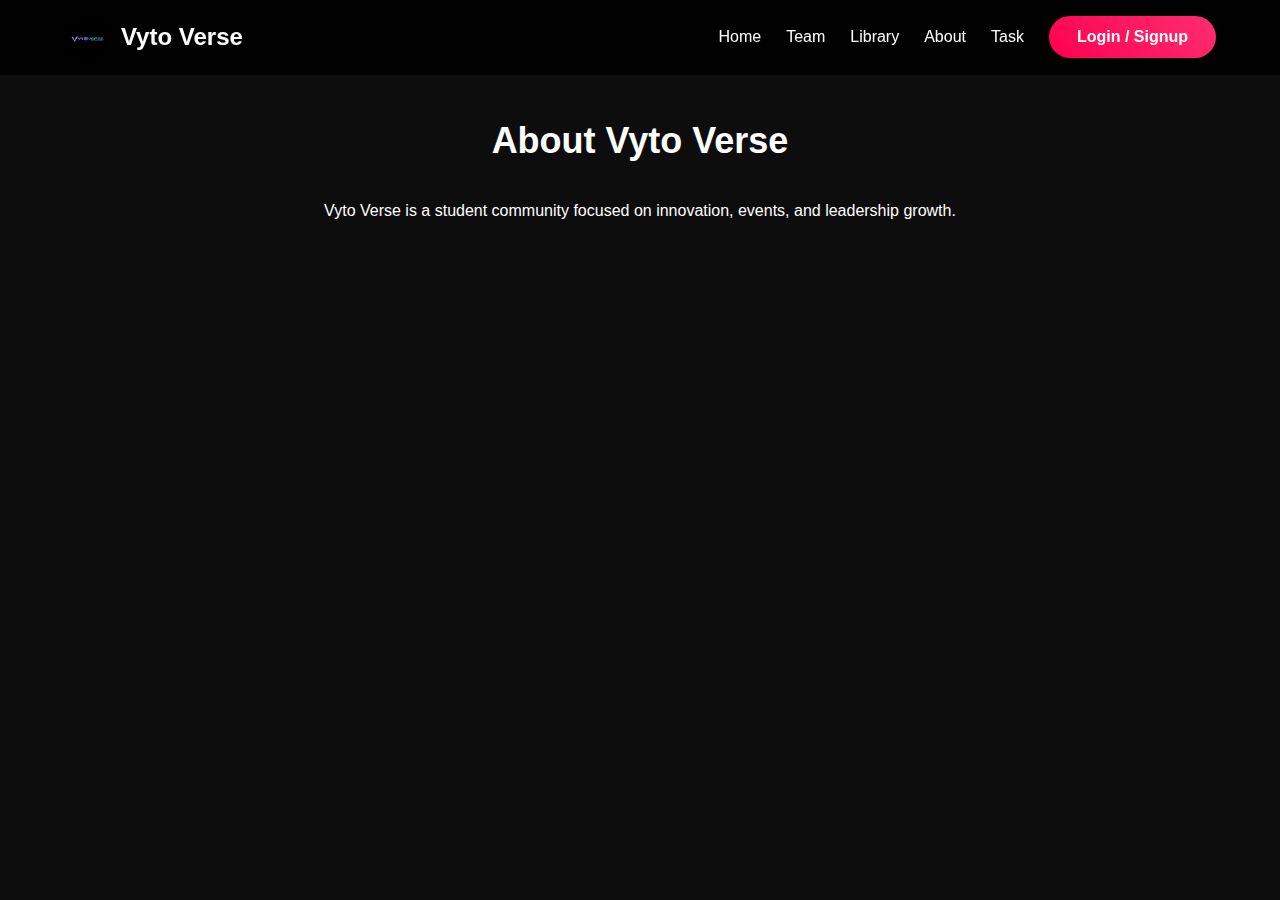
<file: templates/about.html>
<!DOCTYPE html>
<html lang="en">
<head>
    <meta charset="UTF-8">
    <meta name="viewport" content="width=device-width, initial-scale=1.0">
    <title>About | Vyto Verse</title>
    <link rel="stylesheet" href="/static/css/style.css">
</head>
<body>
    <header>
        <div class="logo-section">
            <img src="/static/images/logo.png" class="logo">
            <h2>Vyto Verse</h2>
        </div>
        <nav id="nav-links">
            <a href="/">Home</a>
            <a href="/team">Team</a>
            <a href="/library">Library</a>
            <a href="/about">About</a>
            <a href="/tasks">Task</a>
            <a href="/login" id="auth-btn" class="btn">Login / Signup</a>
        </nav>
        <div class="menu-toggle" onclick="toggleMenu()">☰</div>
    </header>

    <section class="team-section">
        <h1 class="section-title">About Vyto Verse</h1>
        <p>Vyto Verse is a student community focused on innovation, events, and leadership growth.</p>
    </section>

    <script src="/static/js/script.js"></script>
</body>
</html>
</file>
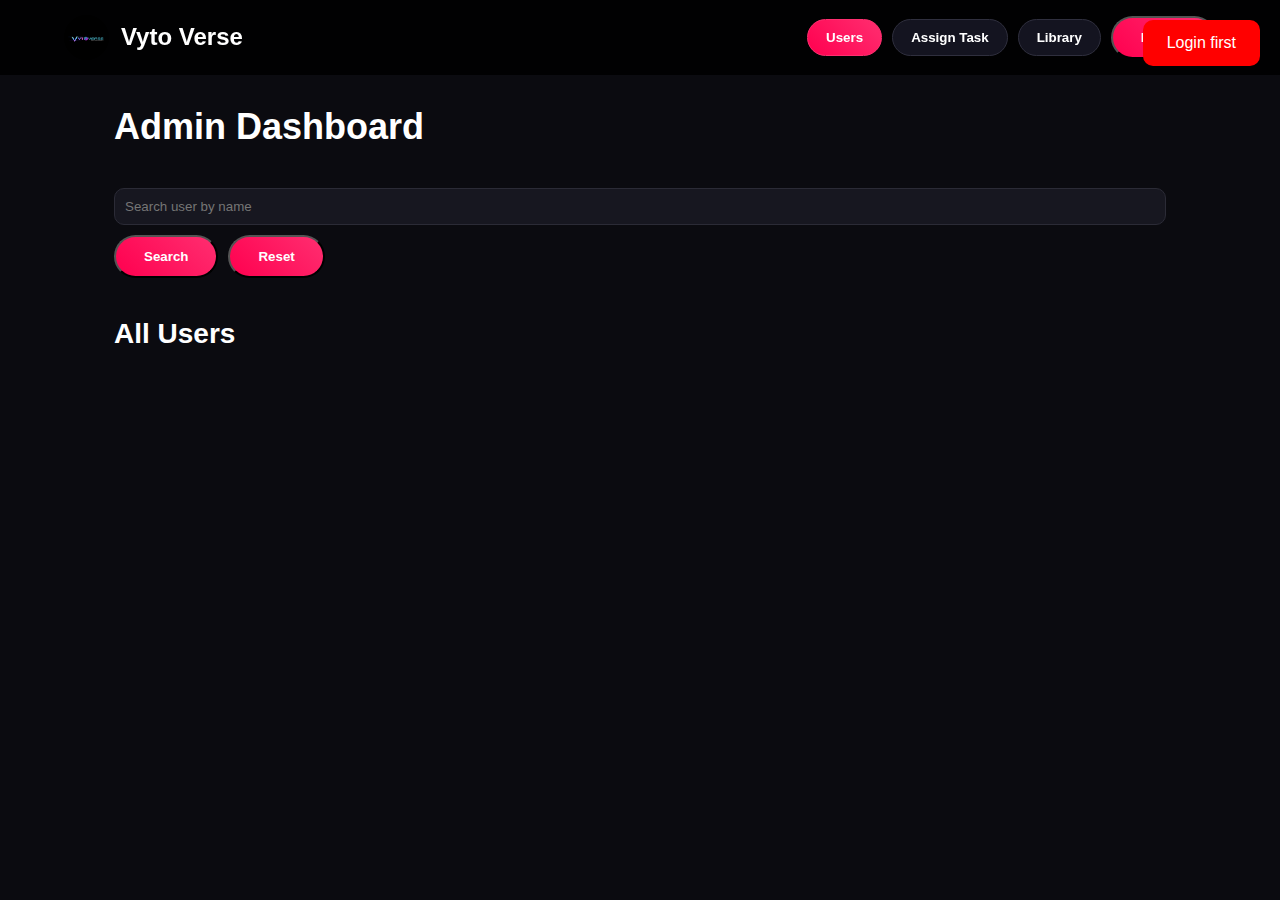
<file: templates/admin.html>
<!DOCTYPE html>
<html lang="en">
<head>
    <meta charset="UTF-8">
    <meta name="viewport" content="width=device-width, initial-scale=1.0">
    <title>Admin Dashboard | Vyto Verse</title>
    <link rel="stylesheet" href="/static/css/style.css">
</head>
<body class="admin-page">
    <header class="admin-header">
        <div class="logo-section">
            <img src="/static/images/logo.png" class="logo" alt="Vyto Verse Logo">
            <h2>Vyto Verse</h2>
        </div>

        <div class="admin-header-right">
            <button class="admin-tab-btn active" onclick="openAdminPanel('users-panel', this)">Users</button>
            <button class="admin-tab-btn" onclick="openAdminPanel('tasks-panel', this)">Assign Task</button>
            <button class="admin-tab-btn" onclick="openAdminPanel('library-panel', this)">Library</button>
            <button class="btn" onclick="logout()">Logout</button>
        </div>
    </header>

    <main class="admin-shell">
        <h1 class="section-title">Admin Dashboard</h1>

        <section id="users-panel" class="admin-panel active">
            <div class="admin-actions admin-search-row">
                <input type="text" id="user-search-input" class="admin-input" placeholder="Search user by name">
                <button class="btn" onclick="searchUser()">Search</button>
                <button class="btn" onclick="loadAllUsers()">Reset</button>
            </div>

            <h2 class="sub-title">All Users</h2>
            <div id="adminUsers" class="admin-user-list"></div>
        </section>

        <section id="tasks-panel" class="admin-panel">
            <h2 class="sub-title">Assign Task</h2>
            <article class="admin-card admin-task-form">
                <div class="admin-row">
                    <input type="text" id="task-user-search" class="admin-input" placeholder="Search user for assignment">
                    <select id="task-assigned-user" class="admin-select"></select>
                    <input type="text" id="task-title-global" class="admin-input" placeholder="Task title">
                    <textarea id="task-desc-global" class="admin-input" placeholder="Task description"></textarea>
                    <select id="task-status-global" class="admin-select">
                        <option value="pending" selected>Pending</option>
                        <option value="not_completed">Not Completed</option>
                        <option value="completed">Completed</option>
                    </select>
                    <button class="btn" onclick="assignTaskFromForm()">Assign Task</button>
                </div>
            </article>

            <h2 class="sub-title">Recent Tasks</h2>
            <div id="adminTasks" class="task-list"></div>
        </section>

        <section id="library-panel" class="admin-panel">
            <h2 class="sub-title">Library Manager</h2>
            <article class="admin-card">
                <div class="admin-row">
                    <input type="text" id="library-title" class="admin-input" placeholder="Library title">
                    <input type="text" id="library-drive-link" class="admin-input" placeholder="Drive link (https://...)">
                    <input type="text" id="library-preview-link" class="admin-input" placeholder="Preview images (comma separated URLs or filenames)">
                    <button class="btn" onclick="createLibrary()">Add Library</button>
                </div>
            </article>

            <h2 class="sub-title">Library List</h2>
            <div id="adminLibraries" class="task-list"></div>
        </section>
    </main>

    <script src="/static/js/script.js"></script>
    <script>
        let allAdminUsers = [];

        function statusOptions(selected) {
            const normalized = (selected || "pending").toLowerCase().replaceAll(" ", "_");
            const options = [
                { value: "pending", label: "Pending" },
                { value: "not_completed", label: "Not Completed" },
                { value: "completed", label: "Completed" }
            ];

            return options
                .map(opt => `<option value="${opt.value}" ${opt.value === normalized ? "selected" : ""}>${opt.label}</option>`)
                .join("");
        }

        function openAdminPanel(panelId, triggerButton) {
            document.querySelectorAll(".admin-panel").forEach(panel => {
                panel.classList.remove("active");
            });
            document.getElementById(panelId).classList.add("active");

            document.querySelectorAll(".admin-tab-btn").forEach(btn => btn.classList.remove("active"));
            if (triggerButton) {
                triggerButton.classList.add("active");
            }

            if (panelId === "users-panel") {
                loadAllUsers();
            } else if (panelId === "tasks-panel") {
                loadAdminTasks();
                renderTaskAssignees(document.getElementById("task-user-search")?.value || "");
            } else if (panelId === "library-panel") {
                loadAdminLibraries();
            }
        }

        async function loadAllUsers() {
            const token = getToken();
            const response = await fetch("/admin/users", {
                headers: { "Authorization": "Bearer " + token }
            });
            const data = await response.json();

            if (!response.ok) {
                showFlash(data.detail || "Failed to load users", "error");
                return;
            }

            allAdminUsers = data;
            renderUsers(data);
            renderTaskAssignees(document.getElementById("task-user-search")?.value || "");
        }

        async function searchUser() {
            const token = getToken();
            const query = document.getElementById("user-search-input").value.trim();

            if (!query) {
                await loadAllUsers();
                return;
            }

            const response = await fetch(`/admin/users/search?query=${encodeURIComponent(query)}`, {
                headers: { "Authorization": "Bearer " + token }
            });
            const data = await response.json();

            if (!response.ok) {
                showFlash(data.detail || "Search failed", "error");
                return;
            }

            renderUsers(data);
        }

        function renderUsers(users) {
            const container = document.getElementById("adminUsers");
            container.innerHTML = "";

            if (!users.length) {
                container.innerHTML = "<p>No users found.</p>";
                return;
            }

            container.innerHTML = users.map(user => `
                <article class="admin-user-row">
                    <div class="admin-user-main">
                        <h3>${escapeHtml(user.name)}</h3>
                        <p><strong>Email:</strong> ${escapeHtml(user.email)}</p>
                        <p><strong>Phone:</strong> ${escapeHtml(user.phone || "-")}</p>
                        <p><strong>Role:</strong> ${escapeHtml(user.role)}</p>
                        <p><strong>Level:</strong> ${escapeHtml(user.level)}</p>
                    </div>

                    <div class="admin-user-edit">
                        <input type="number" id="level-${user.id}" class="admin-input" placeholder="New level" min="1">
                        <input type="text" id="role-${user.id}" class="admin-input" placeholder="New role">
                        <button class="btn" onclick="updateUser(${user.id})">Update User</button>
                    </div>
                </article>
            `).join("");
        }

        async function updateUser(userId) {
            const token = getToken();
            const newLevel = document.getElementById(`level-${userId}`).value;
            const newRole = document.getElementById(`role-${userId}`).value.trim();

            const response = await fetch(`/admin/users/${userId}`, {
                method: "PUT",
                headers: {
                    "Content-Type": "application/json",
                    "Authorization": "Bearer " + token
                },
                body: JSON.stringify({
                    level: newLevel ? parseInt(newLevel, 10) : null,
                    role: newRole || null
                })
            });

            const result = await response.json();
            if (!response.ok) {
                showFlash(result.detail || "Unable to update user", "error");
                return;
            }

            showFlash("User updated", "success");
            await loadAllUsers();
        }

        function renderTaskAssignees(query = "") {
            const select = document.getElementById("task-assigned-user");
            if (!select) return;

            const needle = query.trim().toLowerCase();
            const matchedUsers = allAdminUsers.filter(user => {
                if (!needle) return true;
                return (
                    String(user.name || "").toLowerCase().includes(needle) ||
                    String(user.email || "").toLowerCase().includes(needle)
                );
            });

            if (!matchedUsers.length) {
                select.innerHTML = "<option value=''>No user found</option>";
                return;
            }

            select.innerHTML = matchedUsers
                .map(user => `<option value="${user.id}">${escapeHtml(user.name)} (${escapeHtml(user.email)})</option>`)
                .join("");
        }

        async function assignTaskFromForm() {
            const token = getToken();
            const assignedTo = parseInt(document.getElementById("task-assigned-user").value, 10);
            const title = document.getElementById("task-title-global").value.trim();
            const description = document.getElementById("task-desc-global").value.trim();
            const status = document.getElementById("task-status-global").value;

            if (!assignedTo) {
                showFlash("Please select a user", "error");
                return;
            }
            if (!title) {
                showFlash("Task title is required", "error");
                return;
            }

            const response = await fetch("/admin/tasks", {
                method: "POST",
                headers: {
                    "Content-Type": "application/json",
                    "Authorization": "Bearer " + token
                },
                body: JSON.stringify({
                    title,
                    description: description || null,
                    assigned_to: assignedTo,
                    status
                })
            });

            const result = await response.json();
            if (!response.ok) {
                showFlash(result.detail || "Unable to assign task", "error");
                return;
            }

            showFlash("Task assigned", "success");
            document.getElementById("task-title-global").value = "";
            document.getElementById("task-desc-global").value = "";
            document.getElementById("task-status-global").value = "pending";
            await loadAdminTasks();
        }

        async function loadAdminTasks() {
            const token = getToken();
            const response = await fetch("/admin/tasks", {
                headers: { "Authorization": "Bearer " + token }
            });
            const tasks = await response.json();
            const container = document.getElementById("adminTasks");

            if (!response.ok) {
                container.innerHTML = `<p>${escapeHtml(tasks.detail || "Unable to load tasks")}</p>`;
                return;
            }

            if (!tasks.length) {
                container.innerHTML = "<p>No tasks created yet.</p>";
                return;
            }

            container.innerHTML = tasks.map(task => {
                const description = task.description || "No description";
                const assignedTo = task.assigned_to_name || `User #${task.assigned_to}`;
                const assignedBy = task.assigned_by_name || `User #${task.assigned_by}`;
                const createdAt = new Date(task.created_at).toLocaleString();
                return `
                    <article class="task-card">
                        <div class="task-card-top">
                            <h3>${escapeHtml(task.title)}</h3>
                            <span class="task-status ${taskStatusClass(task.status)}">${displayTaskStatus(task.status)}</span>
                        </div>
                        <p class="task-description">${escapeHtml(description)}</p>
                        <div class="task-meta">
                            <span><strong>Assigned To:</strong> ${escapeHtml(assignedTo)}</span>
                            <span><strong>Assigned By:</strong> ${escapeHtml(assignedBy)}</span>
                            <span><strong>Created:</strong> ${escapeHtml(createdAt)}</span>
                        </div>
                        <div class="task-controls">
                            <select id="task-status-update-${task.id}" class="admin-select">
                                ${statusOptions(task.status)}
                            </select>
                            <button class="btn" onclick="updateTaskStatus(${task.id})">Update Status</button>
                        </div>
                    </article>
                `;
            }).join("");
        }

        async function updateTaskStatus(taskId) {
            const token = getToken();
            const status = document.getElementById(`task-status-update-${taskId}`).value;
            const response = await fetch(`/admin/tasks/${taskId}`, {
                method: "PATCH",
                headers: {
                    "Content-Type": "application/json",
                    "Authorization": "Bearer " + token
                },
                body: JSON.stringify({ status })
            });
            const result = await response.json();

            if (!response.ok) {
                showFlash(result.detail || "Unable to update task", "error");
                return;
            }

            showFlash("Task status updated", "success");
            await loadAdminTasks();
        }

        async function createLibrary() {
            const token = getToken();
            const title = document.getElementById("library-title").value.trim();
            const driveLink = document.getElementById("library-drive-link").value.trim();
            const previewLink = document.getElementById("library-preview-link").value.trim();

            if (!title || !driveLink) {
                showFlash("Title and drive link are required", "error");
                return;
            }

            const response = await fetch("/libraries/", {
                method: "POST",
                headers: {
                    "Content-Type": "application/json",
                    "Authorization": "Bearer " + token
                },
                body: JSON.stringify({
                    title,
                    drive_link: driveLink,
                    preview_link: previewLink || null
                })
            });

            const result = await response.json();
            if (!response.ok) {
                showFlash(result.detail || "Unable to add library", "error");
                return;
            }

            showFlash("Library added", "success");
            document.getElementById("library-title").value = "";
            document.getElementById("library-drive-link").value = "";
            document.getElementById("library-preview-link").value = "";
            await loadAdminLibraries();
        }

        async function loadAdminLibraries() {
            const container = document.getElementById("adminLibraries");
            const response = await fetch("/libraries/");
            const libraries = await response.json();

            if (!response.ok) {
                container.innerHTML = `<p>${escapeHtml(libraries.detail || "Unable to load libraries")}</p>`;
                return;
            }

            if (!libraries.length) {
                container.innerHTML = "<p>No libraries yet.</p>";
                return;
            }

            container.innerHTML = libraries.map(library => `
                <article class="task-card">
                    <div class="task-card-top">
                        <h3>${escapeHtml(library.title)}</h3>
                        <span class="task-status task-status-pending">Library</span>
                    </div>
                    <div class="admin-library-gallery">
                        ${parsePreviewImages(library.preview_link).map(image => `
                            <img src="${escapeHtml(image)}" class="admin-library-thumb" alt="${escapeHtml(library.title)}">
                        `).join("")}
                    </div>
                    <div class="admin-row">
                        <input type="text" id="lib-title-${library.id}" class="admin-input" value="${escapeHtml(library.title)}">
                        <input type="text" id="lib-drive-${library.id}" class="admin-input" value="${escapeHtml(library.drive_link)}">
                        <input type="text" id="lib-preview-${library.id}" class="admin-input" value="${escapeHtml(library.preview_link || "")}">
                        <div class="admin-actions">
                            <a class="btn" href="${escapeHtml(library.drive_link)}" target="_blank" rel="noopener noreferrer">Open Drive</a>
                            <button class="btn" onclick="updateLibrary(${library.id})">Update</button>
                            <button class="btn" onclick="deleteLibrary(${library.id})">Delete</button>
                        </div>
                    </div>
                </article>
            `).join("");
        }

        async function updateLibrary(libraryId) {
            const token = getToken();
            const title = document.getElementById(`lib-title-${libraryId}`).value.trim();
            const driveLink = document.getElementById(`lib-drive-${libraryId}`).value.trim();
            const previewLink = document.getElementById(`lib-preview-${libraryId}`).value.trim();

            if (!title || !driveLink) {
                showFlash("Title and drive link are required", "error");
                return;
            }

            const response = await fetch(`/libraries/${libraryId}`, {
                method: "PUT",
                headers: {
                    "Content-Type": "application/json",
                    "Authorization": "Bearer " + token
                },
                body: JSON.stringify({
                    title,
                    drive_link: driveLink,
                    preview_link: previewLink || null
                })
            });

            const result = await response.json();
            if (!response.ok) {
                showFlash(result.detail || "Unable to update library", "error");
                return;
            }

            showFlash("Library updated", "success");
            await loadAdminLibraries();
        }

        async function deleteLibrary(libraryId) {
            const token = getToken();
            if (!confirm("Delete this library entry?")) return;

            const response = await fetch(`/libraries/${libraryId}`, {
                method: "DELETE",
                headers: {
                    "Authorization": "Bearer " + token
                }
            });
            const result = await response.json();

            if (!response.ok) {
                showFlash(result.detail || "Unable to delete library", "error");
                return;
            }

            showFlash("Library deleted", "success");
            await loadAdminLibraries();
        }

        document.addEventListener("DOMContentLoaded", async () => {
            const token = getToken();
            if (!token) {
                showFlash("Login first", "error");
                setTimeout(() => {
                    window.location.href = "/login";
                }, 900);
                return;
            }

            const taskSearch = document.getElementById("task-user-search");
            if (taskSearch) {
                taskSearch.addEventListener("input", function () {
                    renderTaskAssignees(this.value);
                });
            }

            await loadAllUsers();
            await loadAdminTasks();
            await loadAdminLibraries();
        });
    </script>
</body>
</html>
</file>
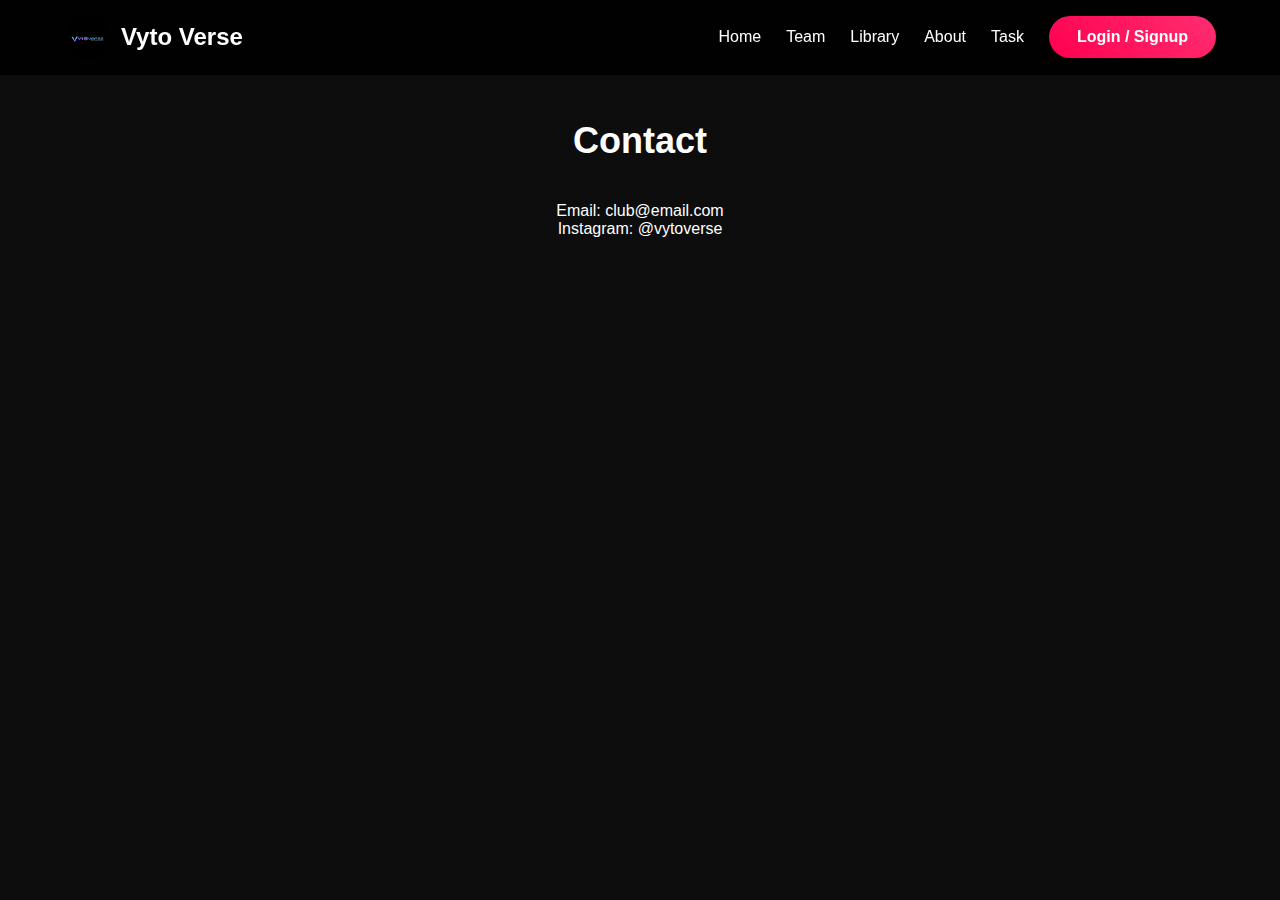
<file: templates/contact.html>
<!DOCTYPE html>
<html lang="en">
<head>
    <meta charset="UTF-8">
    <meta name="viewport" content="width=device-width, initial-scale=1.0">
    <title>Contact | Vyto Verse</title>
    <link rel="stylesheet" href="/static/css/style.css">
</head>
<body>
    <header>
        <div class="logo-section">
            <img src="/static/images/logo.png" class="logo">
            <h2>Vyto Verse</h2>
        </div>
        <nav id="nav-links">
            <a href="/">Home</a>
            <a href="/team">Team</a>
            <a href="/library">Library</a>
            <a href="/about">About</a>
            <a href="/tasks">Task</a>
            <a href="/login" id="auth-btn" class="btn">Login / Signup</a>
        </nav>
        <div class="menu-toggle" onclick="toggleMenu()">☰</div>
    </header>

    <section class="team-section">
        <h1 class="section-title">Contact</h1>
        <p>Email: club@email.com</p>
        <p>Instagram: @vytoverse</p>
    </section>

    <script src="/static/js/script.js"></script>
</body>
</html>
</file>
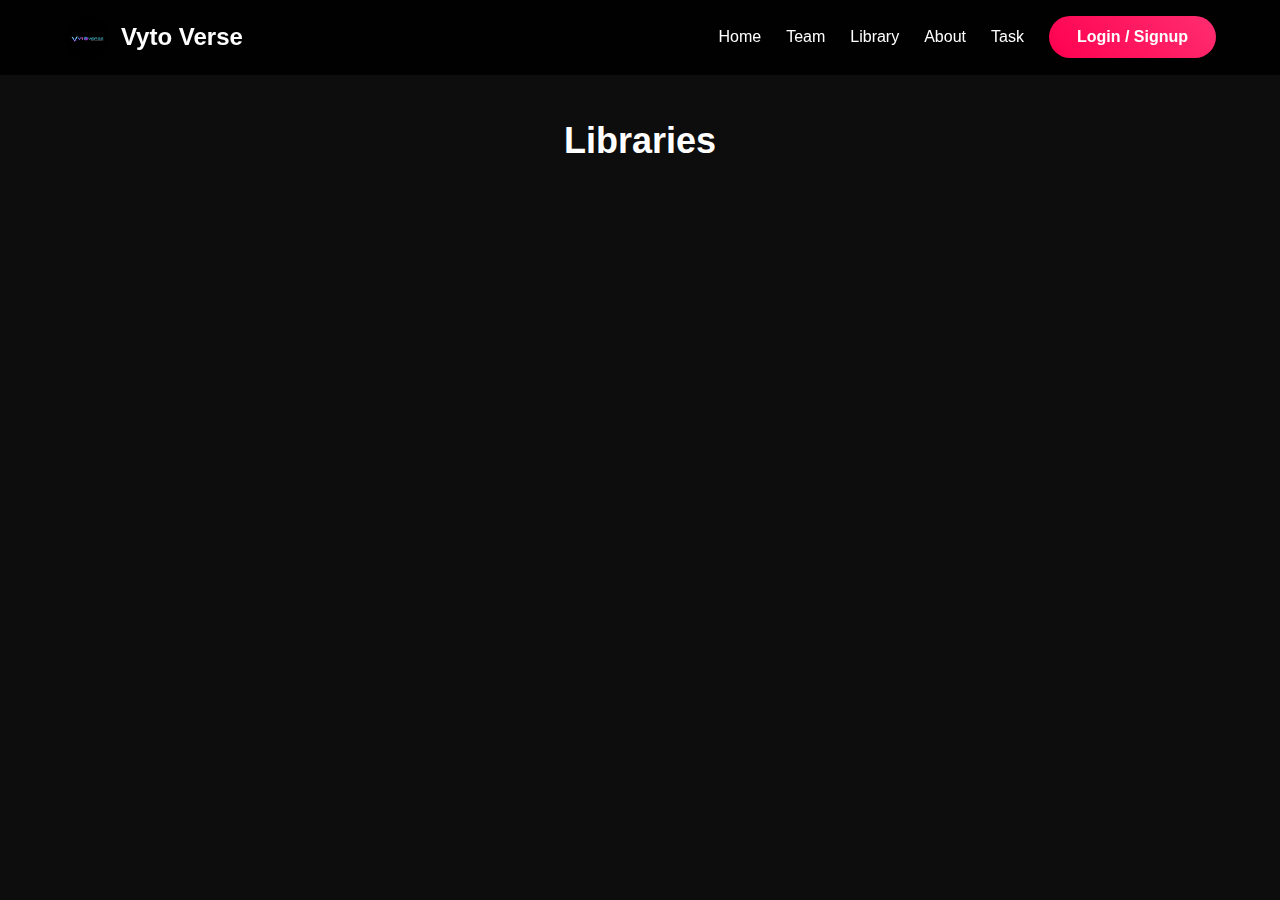
<file: templates/libraries.html>
<!DOCTYPE html>
<html lang="en">
<head>
    <meta charset="UTF-8">
    <meta name="viewport" content="width=device-width, initial-scale=1.0">
    <title>Library | Vyto Verse</title>
    <link rel="stylesheet" href="/static/css/style.css">
</head>
<body>
    <header>
        <div class="logo-section">
            <img src="/static/images/logo.png" class="logo">
            <h2>Vyto Verse</h2>
        </div>
        <nav id="nav-links">
            <a href="/">Home</a>
            <a href="/team">Team</a>
            <a href="/library">Library</a>
            <a href="/about">About</a>
            <a href="/tasks">Task</a>
            <a href="/login" id="auth-btn" class="btn">Login / Signup</a>
        </nav>
        <div class="menu-toggle" onclick="toggleMenu()">☰</div>
    </header>

    <section class="team-section">
        <h1 class="section-title">Libraries</h1>
        <div id="library-list" class="library-list"></div>
    </section>

    <script src="/static/js/script.js"></script>
</body>
</html>
</file>
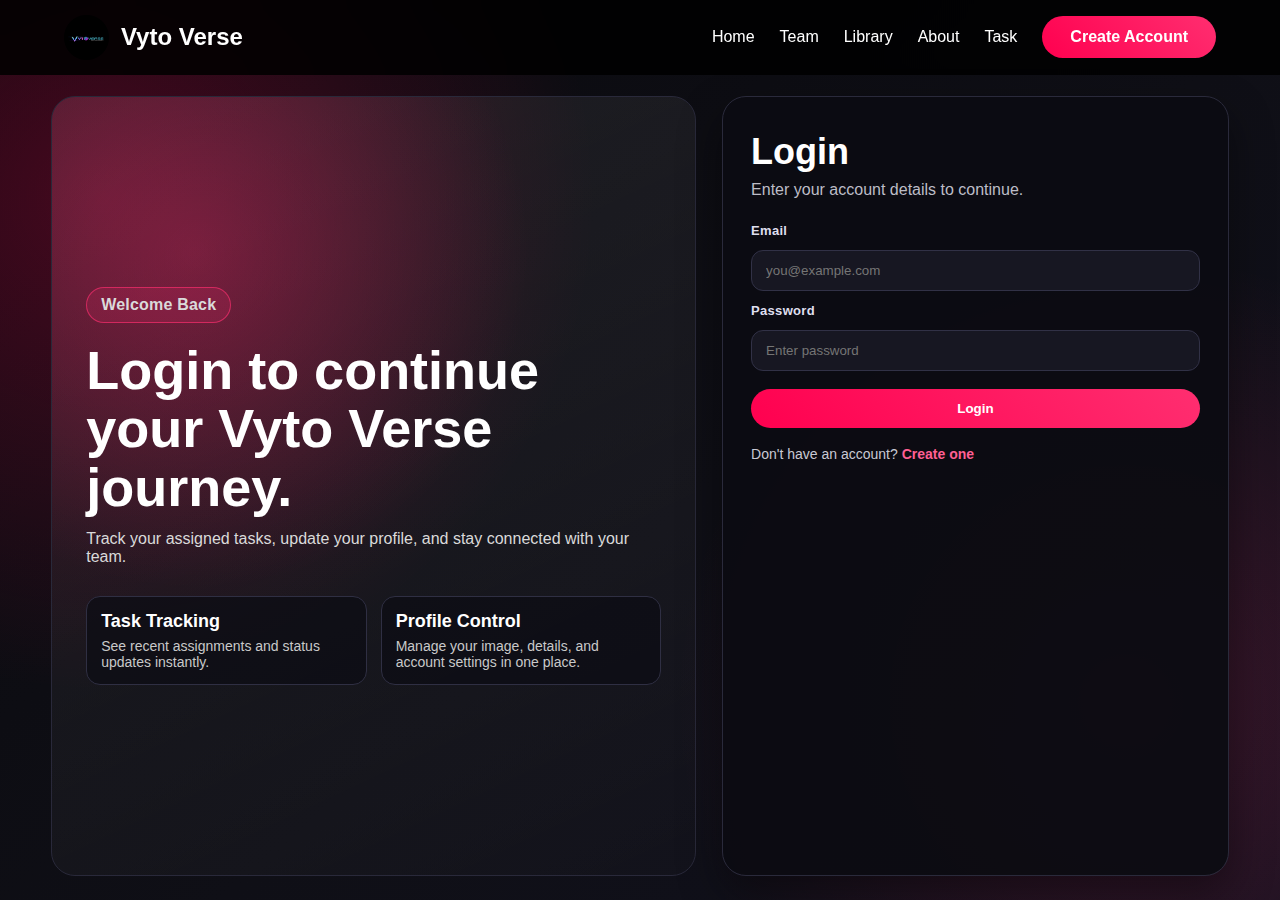
<file: templates/login.html>
<!DOCTYPE html>
<html lang="en">
<head>
    <meta charset="UTF-8">
    <meta name="viewport" content="width=device-width, initial-scale=1.0">
    <title>Login | Vyto Verse</title>
    <link rel="preconnect" href="https://fonts.googleapis.com">
    <link rel="preconnect" href="https://fonts.gstatic.com" crossorigin>
    <link href="https://fonts.googleapis.com/css2?family=Sora:wght@400;500;600;700;800&display=swap" rel="stylesheet">
    <link rel="stylesheet" href="/static/css/style.css">
</head>
<body class="auth-page">
    <header>
        <div class="logo-section">
            <img src="/static/images/logo.png" class="logo" alt="Vyto Verse Logo">
            <h2>Vyto Verse</h2>
        </div>
        <nav id="nav-links">
            <a href="/">Home</a>
            <a href="/team">Team</a>
            <a href="/library">Library</a>
            <a href="/about">About</a>
            <a href="/tasks">Task</a>
            <a href="/signup" class="btn">Create Account</a>
        </nav>
        <div class="menu-toggle" onclick="toggleMenu()">☰</div>
    </header>

    <main class="auth-shell">
        <section class="auth-showcase">
            <p class="auth-pill">Welcome Back</p>
            <h1>Login to continue your Vyto Verse journey.</h1>
            <p>Track your assigned tasks, update your profile, and stay connected with your team.</p>
            <div class="auth-highlights">
                <article>
                    <h3>Task Tracking</h3>
                    <p>See recent assignments and status updates instantly.</p>
                </article>
                <article>
                    <h3>Profile Control</h3>
                    <p>Manage your image, details, and account settings in one place.</p>
                </article>
            </div>
        </section>

        <section class="auth-form-card">
            <h2>Login</h2>
            <p class="auth-subtext">Enter your account details to continue.</p>
            <form class="auth-form" onsubmit="loginUser(event)">
                <label for="email">Email</label>
                <input type="email" id="email" placeholder="you@example.com" required>

                <label for="password">Password</label>
                <input type="password" id="password" placeholder="Enter password" required>

                <button type="submit" class="btn auth-submit">Login</button>
            </form>
            <p class="auth-switch">Don't have an account? <a href="/signup">Create one</a></p>
        </section>
    </main>

    <script src="/static/js/script.js"></script>
</body>
</html>
</file>
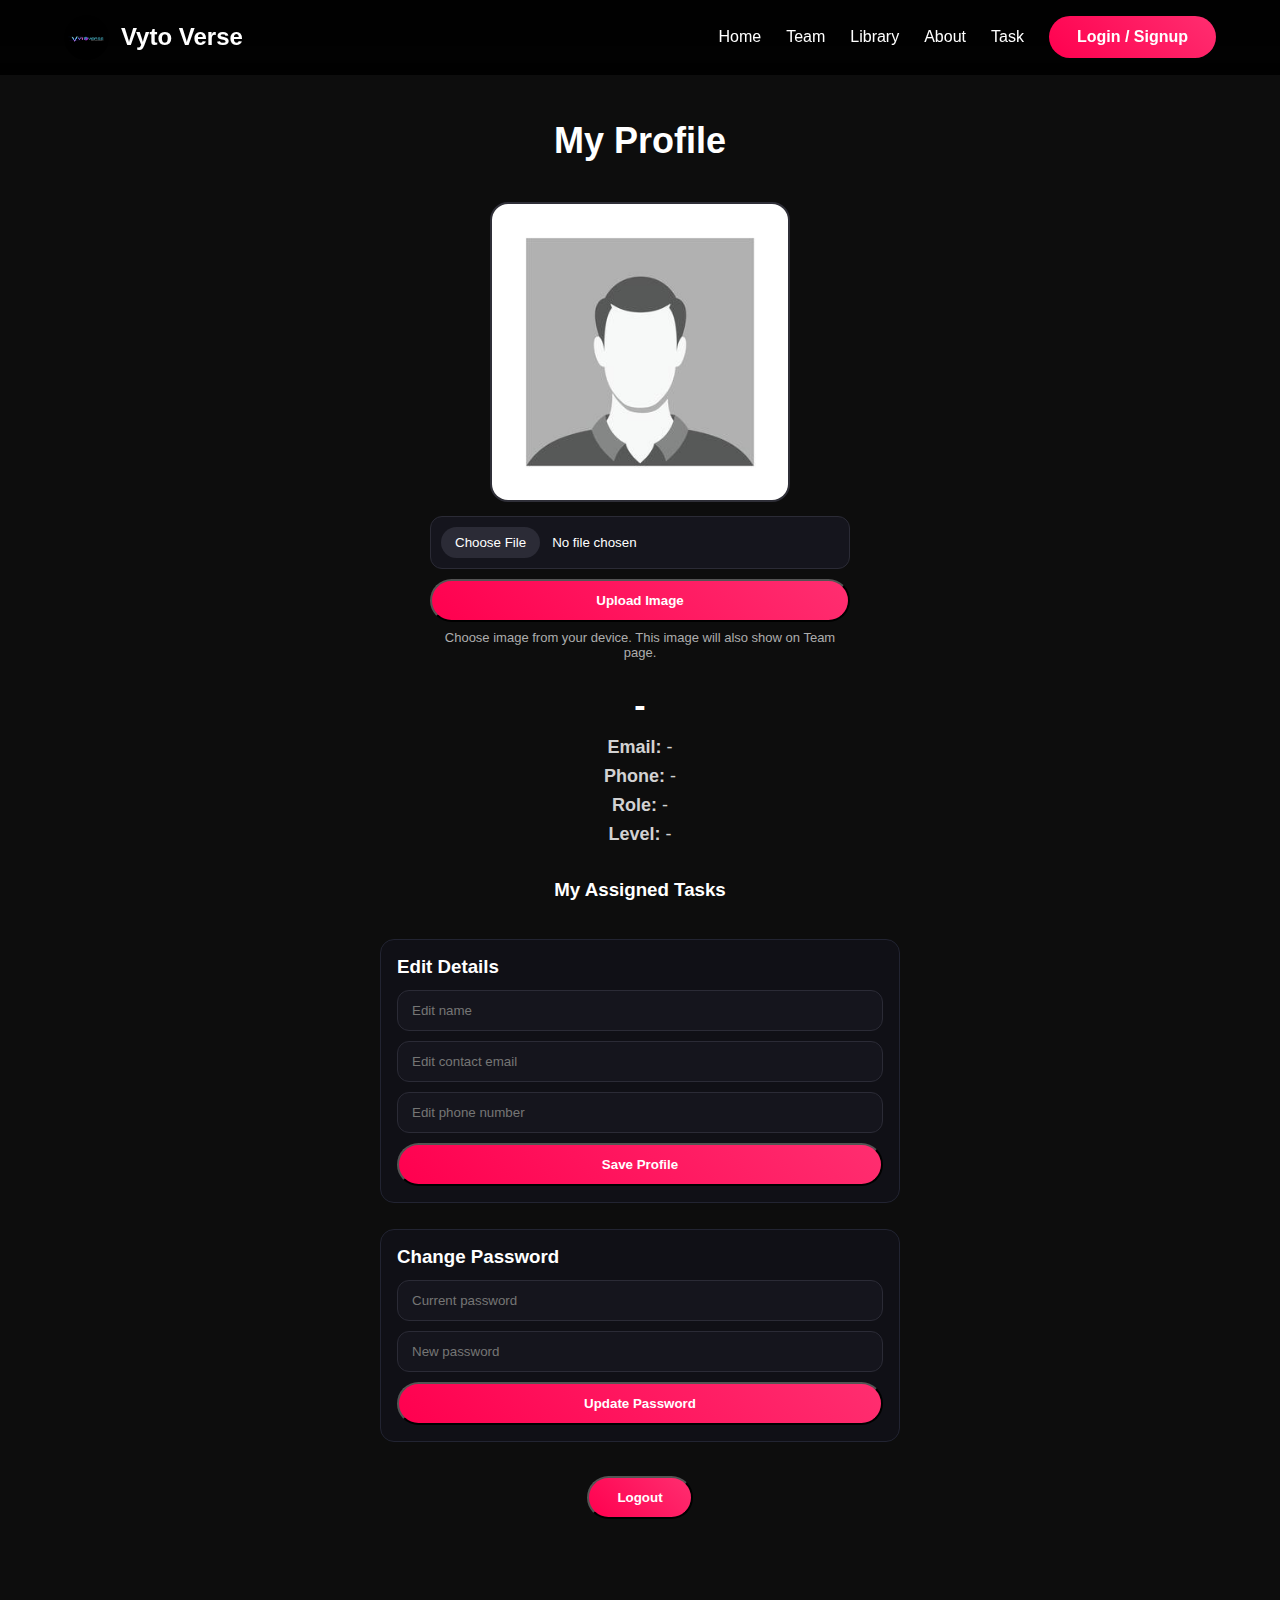
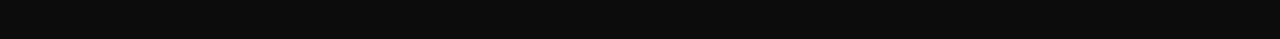
<file: templates/profile.html>
<!DOCTYPE html>
<html lang="en">
<head>
    <meta charset="UTF-8">
    <meta name="viewport" content="width=device-width, initial-scale=1.0">
    <title>Profile | Vyto Verse</title>
    <link rel="stylesheet" href="/static/css/style.css">
</head>
<body>
    <header>
        <div class="logo-section">
            <img src="/static/images/logo.png" class="logo">
            <h2>Vyto Verse</h2>
        </div>
        <nav id="nav-links">
            <a href="/">Home</a>
            <a href="/team">Team</a>
            <a href="/library">Library</a>
            <a href="/about">About</a>
            <a href="/tasks">Task</a>
            <a href="/login" id="auth-btn" class="btn">Login / Signup</a>
        </nav>
        <div class="menu-toggle" onclick="toggleMenu()">☰</div>
    </header>

    <section class="team-section profile-section">
        <h1 class="section-title">My Profile</h1>
        <div id="taskNotification"></div>

        <div id="profileData" class="profile-main">
            <div class="profile-image-block">
                <img id="profileImagePreview" class="profile-main-image" src="/static/images/founder.jpg" alt="Profile Image">
                <form id="profileImageForm" class="profile-inline-form">
                    <input
                        type="file"
                        id="profileImageFile"
                        class="profile-input"
                        accept="image/*"
                        required
                    >
                    <button type="submit" class="btn">Upload Image</button>
                </form>
                <p class="profile-help-text">Choose image from your device. This image will also show on Team page.</p>
            </div>

            <div class="profile-details-block">
                <h2 id="profileNameText">-</h2>
                <p class="profile-detail-line"><strong>Email:</strong> <span id="profileEmailText">-</span></p>
                <p class="profile-detail-line"><strong>Phone:</strong> <span id="profilePhoneText">-</span></p>
                <p class="profile-detail-line"><strong>Role:</strong> <span id="profileRoleText">-</span></p>
                <p class="profile-detail-line"><strong>Level:</strong> <span id="profileLevelText">-</span></p>
            </div>

            <section class="profile-task-section">
                <h3>My Assigned Tasks</h3>
                <div id="profileAssignedTasks" class="profile-task-list"></div>
            </section>

            <form id="editProfileForm" class="profile-edit-form">
                <h3>Edit Details</h3>
                <input type="text" id="editNameInput" class="profile-input" placeholder="Edit name" required>
                <input type="email" id="editEmailInput" class="profile-input" placeholder="Edit contact email" required>
                <input type="text" id="editPhoneInput" class="profile-input" placeholder="Edit phone number" required>
                <button type="submit" class="btn">Save Profile</button>
            </form>

            <form id="changePasswordForm" class="profile-edit-form">
                <h3>Change Password</h3>
                <input type="password" id="oldPasswordInput" class="profile-input" placeholder="Current password" required>
                <input type="password" id="newPasswordInput" class="profile-input" placeholder="New password" required>
                <button type="submit" class="btn">Update Password</button>
            </form>

            <div class="profile-logout-wrap">
                <button type="button" class="btn" onclick="logout()">Logout</button>
            </div>
        </div>
    </section>

    <script src="/static/js/script.js"></script>
    <script>
        document.addEventListener("DOMContentLoaded", loadProfile);
    </script>
</body>
</html>
</file>
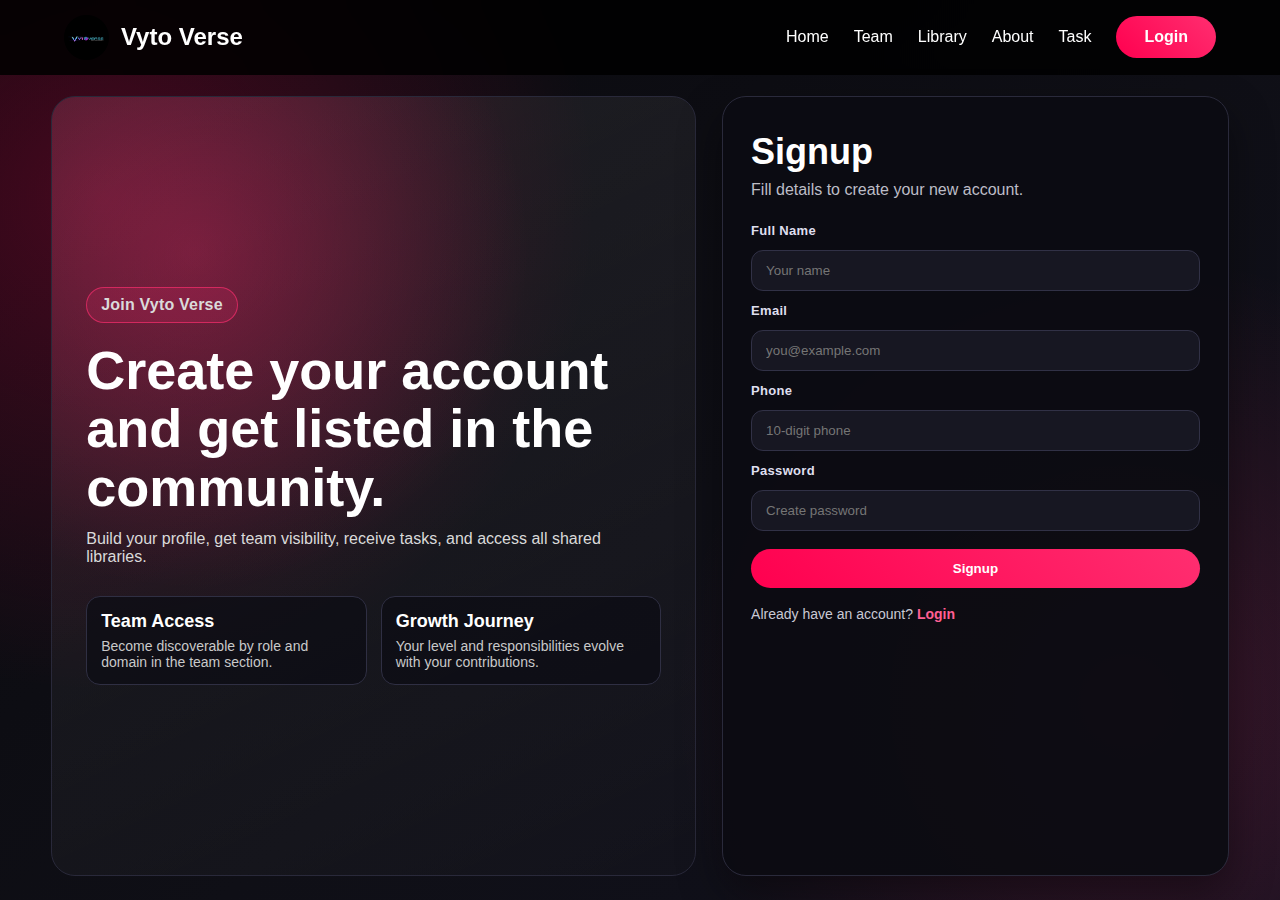
<file: templates/signup.html>
<!DOCTYPE html>
<html lang="en">
<head>
    <meta charset="UTF-8">
    <meta name="viewport" content="width=device-width, initial-scale=1.0">
    <title>Signup | Vyto Verse</title>
    <link rel="preconnect" href="https://fonts.googleapis.com">
    <link rel="preconnect" href="https://fonts.gstatic.com" crossorigin>
    <link href="https://fonts.googleapis.com/css2?family=Sora:wght@400;500;600;700;800&display=swap" rel="stylesheet">
    <link rel="stylesheet" href="/static/css/style.css">
</head>
<body class="auth-page">
    <header>
        <div class="logo-section">
            <img src="/static/images/logo.png" class="logo" alt="Vyto Verse Logo">
            <h2>Vyto Verse</h2>
        </div>
        <nav id="nav-links">
            <a href="/">Home</a>
            <a href="/team">Team</a>
            <a href="/library">Library</a>
            <a href="/about">About</a>
            <a href="/tasks">Task</a>
            <a href="/login" class="btn">Login</a>
        </nav>
        <div class="menu-toggle" onclick="toggleMenu()">☰</div>
    </header>

    <main class="auth-shell">
        <section class="auth-showcase">
            <p class="auth-pill">Join Vyto Verse</p>
            <h1>Create your account and get listed in the community.</h1>
            <p>Build your profile, get team visibility, receive tasks, and access all shared libraries.</p>
            <div class="auth-highlights">
                <article>
                    <h3>Team Access</h3>
                    <p>Become discoverable by role and domain in the team section.</p>
                </article>
                <article>
                    <h3>Growth Journey</h3>
                    <p>Your level and responsibilities evolve with your contributions.</p>
                </article>
            </div>
        </section>

        <section class="auth-form-card">
            <h2>Signup</h2>
            <p class="auth-subtext">Fill details to create your new account.</p>
            <form class="auth-form" onsubmit="signupUser(event)">
                <label for="name">Full Name</label>
                <input type="text" id="name" placeholder="Your name" required>

                <label for="email">Email</label>
                <input type="email" id="email" placeholder="you@example.com" required>

                <label for="phone">Phone</label>
                <input type="text" id="phone" placeholder="10-digit phone" required>

                <label for="password">Password</label>
                <input type="password" id="password" placeholder="Create password" required>

                <button type="submit" class="btn auth-submit">Signup</button>
            </form>
            <p class="auth-switch">Already have an account? <a href="/login">Login</a></p>
        </section>
    </main>

    <script src="/static/js/script.js"></script>
</body>
</html>
</file>
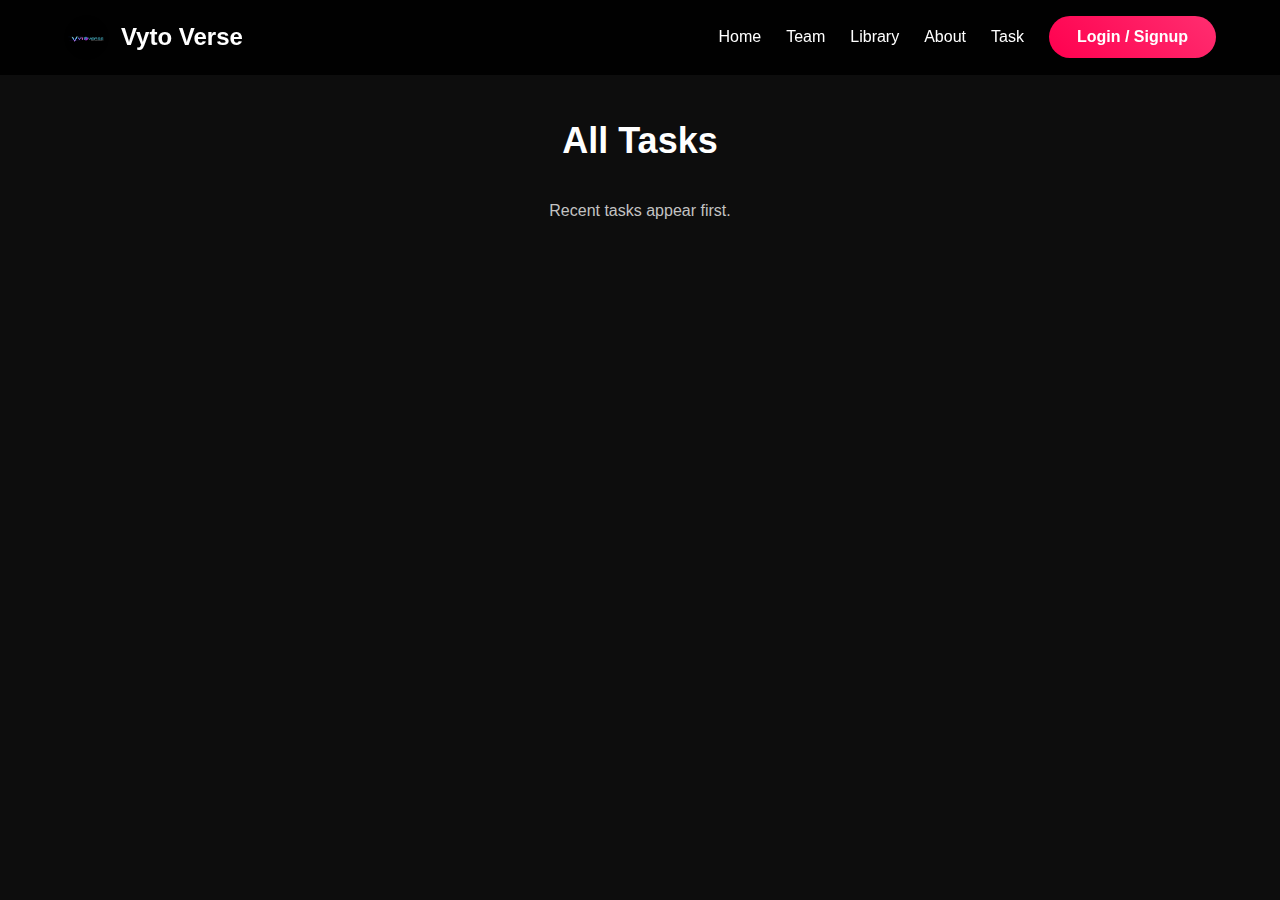
<file: templates/tasks.html>
<!DOCTYPE html>
<html lang="en">
<head>
    <meta charset="UTF-8">
    <meta name="viewport" content="width=device-width, initial-scale=1.0">
    <title>Tasks | Vyto Verse</title>
    <link rel="stylesheet" href="/static/css/style.css">
</head>
<body>
    <header>
        <div class="logo-section">
            <img src="/static/images/logo.png" class="logo">
            <h2>Vyto Verse</h2>
        </div>
        <nav id="nav-links">
            <a href="/">Home</a>
            <a href="/team">Team</a>
            <a href="/library">Library</a>
            <a href="/about">About</a>
            <a href="/tasks">Task</a>
            <a href="/login" id="auth-btn" class="btn">Login / Signup</a>
        </nav>
        <div class="menu-toggle" onclick="toggleMenu()">
            <i class="fas fa-bars"></i>
        </div>
    </header>

    <section class="team-section">
        <h1 class="section-title">All Tasks</h1>
        <p class="muted-text">Recent tasks appear first.</p>
        <div id="task-list" class="task-list"></div>
    </section>

    <script src="/static/js/script.js"></script>
    <script>
        document.addEventListener("DOMContentLoaded", loadTasks);
    </script>
</body>
</html>
</file>
<file: static/css/style.css>
/* ================= GLOBAL ================= */

* {
    margin: 0;
    padding: 0;
    box-sizing: border-box;
    font-family: 'Segoe UI', sans-serif;
}

html {
    scroll-behavior: smooth;
}

body {
    background: #0d0d0d;
    color: white;
    overflow-x: hidden;
}

.auth-page {
    font-family: "Sora", "Segoe UI", sans-serif;
    background:
        radial-gradient(circle at 8% 22%, rgba(255, 0, 79, 0.24), transparent 36%),
        radial-gradient(circle at 88% 78%, rgba(255, 46, 112, 0.18), transparent 34%),
        linear-gradient(140deg, #09090d 0%, #0f0f16 55%, #11111d 100%);
}

/* ================= HEADER ================= */

header {
    display: flex;
    justify-content: space-between;
    align-items: center;
    padding: 15px 5%;
    background: rgba(0, 0, 0, 0.85);
    backdrop-filter: blur(12px);
    position: fixed;
    width: 100%;
    top: 0;
    z-index: 1000;
}

.logo-section {
    display: flex;
    align-items: center;
    gap: 12px;
}

.logo {
    width: 45px;
}

header h2 {
    font-weight: 600;
}

/* NAVIGATION */

nav {
    display: flex;
    align-items: center;
    gap: 25px;
}

nav a {
    position: relative;
    color: white;
    text-decoration: none;
    font-weight: 500;
    transition: 0.3s ease;
}

/* Premium hover for ALL header links */

nav a:hover {
    transform: translateY(-4px) rotate(-2deg);
    text-shadow: 0 6px 15px rgba(255, 0, 79, 0.7);
    color: #ff004f;
}

/* ================= BUTTON ================= */

.btn {
    display: inline-block;
    background: linear-gradient(45deg, #ff004f, #ff2e70);
    padding: 12px 28px;
    border-radius: 40px;
    color: white;
    text-decoration: none;
    font-weight: 600;
    transition: 0.3s ease;
    white-space: nowrap;
}

.btn:hover {
    transform: translateY(-5px) rotate(-2deg);
    box-shadow: 0 12px 30px rgba(255, 0, 79, 0.7);
    color: white;
}

/* ================= MOBILE MENU ================= */

.menu-toggle {
    display: none;
    font-size: 24px;
    cursor: pointer;
}

/* ================= HERO ================= */

.hero {
    margin-top: 80px;
    height: 100vh;
    background:
        linear-gradient(rgba(0, 0, 0, 0.55),
            rgba(0, 0, 0, 0.55)),
        url('/static/images/hero.png') center/cover no-repeat;
    display: flex;
    justify-content: center;
    align-items: center;
    text-align: center;
    padding: 0 20px;
}

.hero-overlay {
    background: none;
    padding: 0;
}

.glow-text {
    font-size: 52px;
    margin-bottom: 20px;
    text-shadow: 0 0 30px #ff004f;
}

/* Leaders */

.leaders {
    display: flex;
    justify-content: center;
    gap: 30px;
    margin: 25px 0;
    flex-wrap: wrap;
}

.leader-card {
    text-align: center;
}

.leader-card img {
    width: 130px;
    border-radius: 50%;
    margin-bottom: 8px;
    transition: 0.3s;
}

.leader-card img:hover {
    transform: scale(1.1);
}

/* ================= EVENTS ================= */

.events {
    padding: 100px 5%;
    text-align: center;
}

.slider {
    overflow: hidden;
    margin-top: 30px;
}

.slide-track {
    display: flex;
    animation: scroll 20s linear infinite;
}

.slide-track img {
    width: 280px;
    margin: 10px;
    border-radius: 15px;
}

@keyframes scroll {
    from {
        transform: translateX(0);
    }

    to {
        transform: translateX(-50%);
    }
}

/* ================= ABOUT ================= */

.about {
    padding: 100px 5%;
}

.about-content {
    display: flex;
    align-items: center;
    gap: 50px;
    margin-bottom: 70px;
    flex-wrap: wrap;
}

.about-content img {
    width: 300px;
    border-radius: 20px;
}

.reverse {
    flex-direction: row-reverse;
}

/* ================= JOIN ================= */

.join {
    text-align: center;
    padding: 100px 5%;
    background: #111;
}

.join h2 {
    font-size: 36px;
    margin-bottom: 10px;
}

.join p {
    margin-bottom: 20px;
    color: #ccc;
}

/* ================= DOMAINS ================= */

.domains {
    padding: 100px 5%;
    text-align: center;
    background: #101015;
}

.domains h2 {
    font-size: 36px;
    margin-bottom: 10px;
}

.domain-grid {
    margin-top: 28px;
    display: grid;
    grid-template-columns: repeat(auto-fit, minmax(220px, 1fr));
    gap: 22px;
}

.domain-card {
    background: #13131a;
    border: 1px solid #292933;
    border-radius: 16px;
    padding: 18px 16px 20px;
    display: grid;
    gap: 12px;
    justify-items: center;
}

.domain-card img {
    width: 100%;
    max-width: 190px;
    height: 140px;
    object-fit: cover;
    border-radius: 12px;
}

.domain-card h3 {
    font-size: 21px;
}

/* ================= TEAM PAGE ================= */

.team-section,
.members-section {
    padding: 120px 5%;
    text-align: center;
}

.section-title {
    font-size: 36px;
    margin-bottom: 40px;
}

.sub-title {
    font-size: 28px;
    margin: 40px 0 20px;
}

/* ================= CARDS ================= */

.card-grid {
    display: flex;
    flex-wrap: wrap;
    justify-content: center;
    gap: 30px;
}

.team-card {
    background: #111;
    border-radius: 20px;
    width: min(100%, 280px);
    transition: 0.3s ease;
    border: 1px solid #1f1f1f;
    overflow: hidden;
}

.team-card:hover {
    transform: translateY(-8px);
    box-shadow: 0 10px 30px rgba(255, 0, 79, 0.5);
    border: 1px solid #ff004f;
}

.team-card img {
    width: 100%;
    height: 180px;
    object-fit: cover;
    display: block;
}

.team-card-body {
    padding: 16px 18px 18px;
    text-align: left;
}

.team-card h3 {
    margin-bottom: 8px;
}

.team-role {
    color: #ff2f70;
    margin-bottom: 6px;
    font-weight: 600;
}

.team-contact {
    color: #cfcfcf;
    font-size: 14px;
    word-break: break-word;
}

.member-section {
    margin-bottom: 36px;
}

.member-swiper {
    display: flex;
    gap: 16px;
    overflow-x: auto;
    scroll-snap-type: x mandatory;
    padding: 8px 2px 12px;
}

.member-swiper .team-card {
    flex: 0 0 250px;
    scroll-snap-align: start;
}

.member-swiper::-webkit-scrollbar {
    height: 7px;
}

.member-swiper::-webkit-scrollbar-thumb {
    background: #ff2f70;
    border-radius: 8px;
}

/* ================= CATEGORY ================= */

.category-title {
    font-size: 24px;
    margin: 40px 0 20px;
    text-align: left;
    color: #ff004f;
}

.category-grid {
    display: flex;
    flex-wrap: wrap;
    gap: 25px;
    margin-bottom: 40px;
}

/* ================= SEARCH ================= */

.search-box {
    padding: 12px 20px;
    border-radius: 30px;
    border: none;
    margin-bottom: 40px;
    width: 300px;
    max-width: 90%;
}

.muted-text {
    color: #c3c3c3;
    margin-bottom: 24px;
}

.task-list {
    display: grid;
    gap: 18px;
    max-width: 980px;
    margin: 0 auto;
}

.task-card {
    background: #101014;
    border: 1px solid #23232b;
    border-radius: 14px;
    padding: 16px;
    text-align: left;
}

.task-card-top {
    display: flex;
    justify-content: space-between;
    align-items: center;
    gap: 12px;
    margin-bottom: 10px;
}

.task-card-top h3 {
    font-size: 20px;
}

.task-description {
    color: #dedede;
    margin-bottom: 12px;
}

.task-meta {
    display: flex;
    flex-wrap: wrap;
    gap: 12px 20px;
    font-size: 13px;
    color: #bcbcbc;
}

.task-status {
    border-radius: 999px;
    padding: 6px 10px;
    font-size: 12px;
    font-weight: 700;
    text-transform: uppercase;
    letter-spacing: 0.4px;
}

.task-status-pending {
    background: #55440f;
    color: #ffd45d;
}

.task-status-not-completed {
    background: #5c1f2a;
    color: #ff95ad;
}

.task-status-completed {
    background: #1f5c38;
    color: #9ff0c1;
}

.task-notification {
    background: #27151f;
    border: 1px solid #ff2f70;
    border-radius: 14px;
    padding: 12px 14px;
    margin: 0 auto 18px;
    max-width: 780px;
    display: flex;
    align-items: center;
    justify-content: space-between;
    gap: 12px;
    text-align: left;
}

/* ================= PROFILE PAGE ================= */

.profile-section {
    max-width: 900px;
    margin: 0 auto;
}

.profile-main {
    display: grid;
    gap: 26px;
    justify-items: center;
}

.profile-image-block {
    width: min(100%, 420px);
}

.profile-main-image {
    width: 100%;
    max-width: 300px;
    aspect-ratio: 1 / 1;
    object-fit: cover;
    border-radius: 18px;
    border: 2px solid #2f2f38;
    display: block;
    margin: 0 auto 14px;
}

.profile-inline-form {
    display: grid;
    gap: 10px;
}

.profile-input {
    width: 100%;
    border-radius: 12px;
    border: 1px solid #2b2b36;
    background: #15151d;
    color: #fff;
    padding: 12px 14px;
    outline: none;
}

.profile-input:focus {
    border-color: #ff2f70;
}

.profile-input[type="file"] {
    padding: 10px;
    cursor: pointer;
}

.profile-input[type="file"]::file-selector-button {
    border: none;
    border-radius: 999px;
    padding: 8px 14px;
    margin-right: 12px;
    background: #2b2b36;
    color: #fff;
    cursor: pointer;
}

.profile-help-text {
    color: #adadad;
    font-size: 13px;
    margin-top: 8px;
}

.profile-details-block {
    text-align: center;
}

.profile-details-block h2 {
    font-size: 34px;
    margin-bottom: 12px;
}

.profile-detail-line {
    color: #d2d2d2;
    margin-bottom: 8px;
    font-size: 18px;
}

.profile-edit-form {
    width: min(100%, 520px);
    display: grid;
    gap: 10px;
    text-align: left;
    background: #101016;
    border: 1px solid #222432;
    border-radius: 14px;
    padding: 16px;
}

.profile-edit-form h3 {
    margin-bottom: 2px;
}

.profile-logout-wrap {
    margin-top: 8px;
}

.profile-task-section {
    width: min(100%, 900px);
    text-align: left;
}

.profile-task-section h3 {
    margin-bottom: 12px;
    text-align: center;
}

.profile-task-list {
    display: grid;
    gap: 14px;
}

/* ================= AUTH PAGES ================= */

.auth-shell {
    margin: 96px auto 24px;
    width: min(1200px, 92%);
    min-height: calc(100vh - 120px);
    display: grid;
    grid-template-columns: 1.12fr 0.88fr;
    gap: 26px;
    align-items: stretch;
}

.auth-showcase {
    background:
        radial-gradient(circle at 22% 20%, rgba(255, 46, 112, 0.28), transparent 42%),
        linear-gradient(155deg, rgba(255, 255, 255, 0.08), rgba(255, 255, 255, 0.01));
    border: 1px solid #29293a;
    border-radius: 24px;
    padding: 38px 34px;
    display: flex;
    flex-direction: column;
    justify-content: center;
    animation: authFloat 6s ease-in-out infinite;
}

.auth-pill {
    width: fit-content;
    padding: 8px 14px;
    border-radius: 999px;
    border: 1px solid rgba(255, 46, 112, 0.65);
    background: rgba(255, 46, 112, 0.15);
    color: #ff8fb2;
    font-size: 13px;
    font-weight: 700;
    letter-spacing: 0.2px;
    margin-bottom: 18px;
}

.auth-showcase h1 {
    font-size: clamp(34px, 5.2vw, 54px);
    line-height: 1.08;
    margin-bottom: 14px;
}

.auth-showcase>p {
    color: #dadada;
    font-size: 16px;
    max-width: 620px;
}

.auth-highlights {
    margin-top: 30px;
    display: grid;
    gap: 14px;
    grid-template-columns: repeat(2, minmax(0, 1fr));
}

.auth-highlights article {
    background: rgba(13, 13, 20, 0.78);
    border: 1px solid #2f2f43;
    border-radius: 14px;
    padding: 14px;
}

.auth-highlights h3 {
    font-size: 18px;
    margin-bottom: 6px;
}

.auth-highlights p {
    color: #c9c9c9;
    font-size: 14px;
}

.auth-form-card {
    background: rgba(12, 12, 18, 0.95);
    border: 1px solid #2a2a3b;
    border-radius: 24px;
    padding: 34px 28px;
    box-shadow: 0 18px 44px rgba(0, 0, 0, 0.42);
}

.auth-form-card h2 {
    font-size: 36px;
    margin-bottom: 8px;
}

.auth-subtext {
    color: #bdbdc7;
    margin-bottom: 24px;
}

.auth-form {
    display: grid;
    gap: 12px;
}

.auth-form label {
    font-size: 13px;
    letter-spacing: 0.3px;
    color: #dfdfee;
    font-weight: 600;
}

.auth-form input {
    width: 100%;
    border-radius: 12px;
    border: 1px solid #313146;
    background: #171722;
    color: #fff;
    padding: 12px 14px;
    outline: none;
    transition: border-color 0.2s ease, box-shadow 0.2s ease;
}

.auth-form input:focus {
    border-color: #ff2f70;
    box-shadow: 0 0 0 3px rgba(255, 46, 112, 0.2);
}

.auth-submit {
    width: 100%;
    border: none;
    cursor: pointer;
    margin-top: 6px;
}

.auth-switch {
    margin-top: 18px;
    color: #c9c9d4;
    font-size: 14px;
}

.auth-switch a {
    color: #ff5f93;
    text-decoration: none;
    font-weight: 700;
}

.auth-switch a:hover {
    color: #ff8fb2;
}

@keyframes authFloat {
    0% {
        transform: translateY(0px);
    }

    50% {
        transform: translateY(-6px);
    }

    100% {
        transform: translateY(0px);
    }
}

.admin-section {
    max-width: 1100px;
    margin: 100px auto 24px;
    padding: 0 5%;
}

.admin-page {
    background: #0b0b10;
}

.admin-header {
    display: flex;
    justify-content: space-between;
    align-items: center;
    gap: 16px;
}

.admin-header-right {
    display: flex;
    align-items: center;
    justify-content: flex-end;
    flex-wrap: wrap;
    gap: 10px;
}

.admin-tab-btn {
    border: 1px solid #2f2f3e;
    background: #141420;
    color: #fff;
    border-radius: 999px;
    padding: 10px 18px;
    font-weight: 600;
    cursor: pointer;
    transition: 0.2s ease;
}

.admin-tab-btn:hover {
    border-color: #ff2f70;
}

.admin-tab-btn.active {
    background: linear-gradient(45deg, #ff004f, #ff2e70);
    border-color: #ff2f70;
}

.admin-shell {
    max-width: 1180px;
    margin: 106px auto 24px;
    padding: 0 5%;
}

.admin-panel {
    display: none;
}

.admin-panel.active {
    display: block;
}

.admin-search-row {
    margin-bottom: 18px;
}

.admin-user-list {
    display: grid;
    gap: 14px;
}

.admin-user-row {
    background: #12121a;
    border: 1px solid #272739;
    border-radius: 14px;
    padding: 16px;
    display: grid;
    grid-template-columns: minmax(250px, 1.2fr) minmax(280px, 1fr);
    gap: 14px;
    align-items: center;
}

.admin-user-main h3 {
    margin-bottom: 8px;
}

.admin-user-main p {
    color: #d0d0d0;
    margin-bottom: 5px;
}

.admin-user-edit {
    display: grid;
    grid-template-columns: 1fr 1fr auto;
    gap: 10px;
    align-items: center;
}

.admin-task-form {
    margin-bottom: 18px;
}

.admin-grid {
    display: grid;
    grid-template-columns: repeat(auto-fit, minmax(260px, 1fr));
    gap: 16px;
}

.admin-card {
    background: #121218;
    border: 1px solid #222430;
    border-radius: 14px;
    padding: 14px;
}

.admin-card h3 {
    margin-bottom: 6px;
}

.admin-row {
    display: grid;
    gap: 10px;
    margin-top: 12px;
}

.admin-input,
.admin-select {
    width: 100%;
    border-radius: 10px;
    border: 1px solid #2b2b36;
    background: #171720;
    color: white;
    padding: 10px;
}

textarea.admin-input {
    min-height: 80px;
    resize: vertical;
}

.admin-actions {
    display: flex;
    flex-wrap: wrap;
    gap: 10px;
    margin: 12px 0;
}

.task-controls {
    display: flex;
    align-items: center;
    gap: 8px;
    margin-top: 10px;
}

.library-list {
    max-width: 1100px;
    margin: 0 auto;
    display: grid;
    gap: 30px;
}

.library-showcase {
    background: #0f0f16;
    border: 1px solid #232333;
    border-radius: 16px;
    padding: 24px;
}

.library-showcase-title {
    text-align: center;
    margin-bottom: 16px;
    font-size: 32px;
}

.library-gallery {
    display: grid;
    grid-template-columns: repeat(auto-fit, minmax(180px, 1fr));
    gap: 14px;
    align-items: stretch;
}

.library-gallery-img {
    width: 100%;
    height: 180px;
    object-fit: cover;
    border-radius: 12px;
    border: 1px solid #2f2f3f;
}

.library-center-link {
    margin-top: 18px;
    display: flex;
    justify-content: center;
}

.admin-library-gallery {
    display: grid;
    grid-template-columns: repeat(auto-fit, minmax(120px, 1fr));
    gap: 8px;
    margin: 10px 0 6px;
}

.admin-library-thumb {
    width: 100%;
    height: 100px;
    object-fit: cover;
    border-radius: 10px;
}

/* ================= FOOTER ================= */

footer {
    display: flex;
    justify-content: space-between;
    padding: 60px 5%;
    background: #000;
    flex-wrap: wrap;
    gap: 50px;
}

.footer-left,
.footer-middle,
.footer-right {
    min-width: 200px;
}

.footer-middle {
    display: flex;
    flex-direction: column;
    gap: 12px;
}

.footer-middle a {
    color: white;
    text-decoration: none;
    transition: 0.3s;
}

.footer-middle a:hover {
    color: #ff004f;
}

.footer-right a {
    margin-right: 15px;
    font-size: 20px;
    color: white;
    transition: 0.3s;
}

.footer-right a:hover {
    color: #ff004f;
}

/* ================= FLASH ================= */

.flash {
    position: fixed;
    top: 20px;
    right: 20px;
    padding: 14px 24px;
    border-radius: 10px;
    opacity: 0;
    transform: translateY(-20px);
    transition: 0.4s ease;
    z-index: 2000;
}

.flash.show {
    opacity: 1;
    transform: translateY(0);
}

.flash.success {
    background: green;
}

.flash.error {
    background: red;
}

/* ================= BOTTOM NAV ================= */

.bottom-nav {
    display: none;
}

/* ================= MOBILE ================= */

@media (max-width: 768px) {

    nav {
        display: none;
        flex-direction: column;
        position: absolute;
        top: 70px;
        right: 0;
        background: #000;
        width: 220px;
        padding: 20px;
        border-left: 1px solid #222;
    }

    nav.show {
        display: flex;
    }

    nav a {
        margin: 10px 0;
    }

    .menu-toggle {
        display: block;
    }

    .leaders {
        flex-direction: column;
    }

    .team-card {
        width: min(100%, 240px);
    }

    .team-card img {
        height: 160px;
    }

    .task-notification {
        flex-direction: column;
        align-items: flex-start;
    }

    .task-card-top {
        flex-direction: column;
        align-items: flex-start;
    }

    .admin-header {
        align-items: flex-start;
        flex-direction: column;
    }

    .admin-header-right {
        width: 100%;
        justify-content: flex-start;
    }

    .admin-tab-btn {
        padding: 8px 14px;
        font-size: 13px;
    }

    .admin-shell {
        margin-top: 145px;
    }

    .admin-user-row {
        grid-template-columns: 1fr;
    }

    .admin-user-edit {
        grid-template-columns: 1fr;
    }

    .auth-shell {
        margin-top: 88px;
        grid-template-columns: 1fr;
        min-height: auto;
    }

    .auth-showcase {
        padding: 28px 22px;
    }

    .auth-highlights {
        grid-template-columns: 1fr;
    }

    .auth-form-card {
        padding: 24px 20px;
        border-radius: 18px;
    }

    .auth-form-card h2 {
        font-size: 31px;
    }

    footer {
        flex-direction: column;
    }

    .bottom-nav {
        display: flex;
        justify-content: space-around;
        background: #000;
        padding: 12px;
        position: fixed;
        bottom: 0;
        width: 100%;
        border-top: 1px solid #222;
    }

    .bottom-nav a {
        color: white;
        font-size: 20px;
    }
}
</file>
